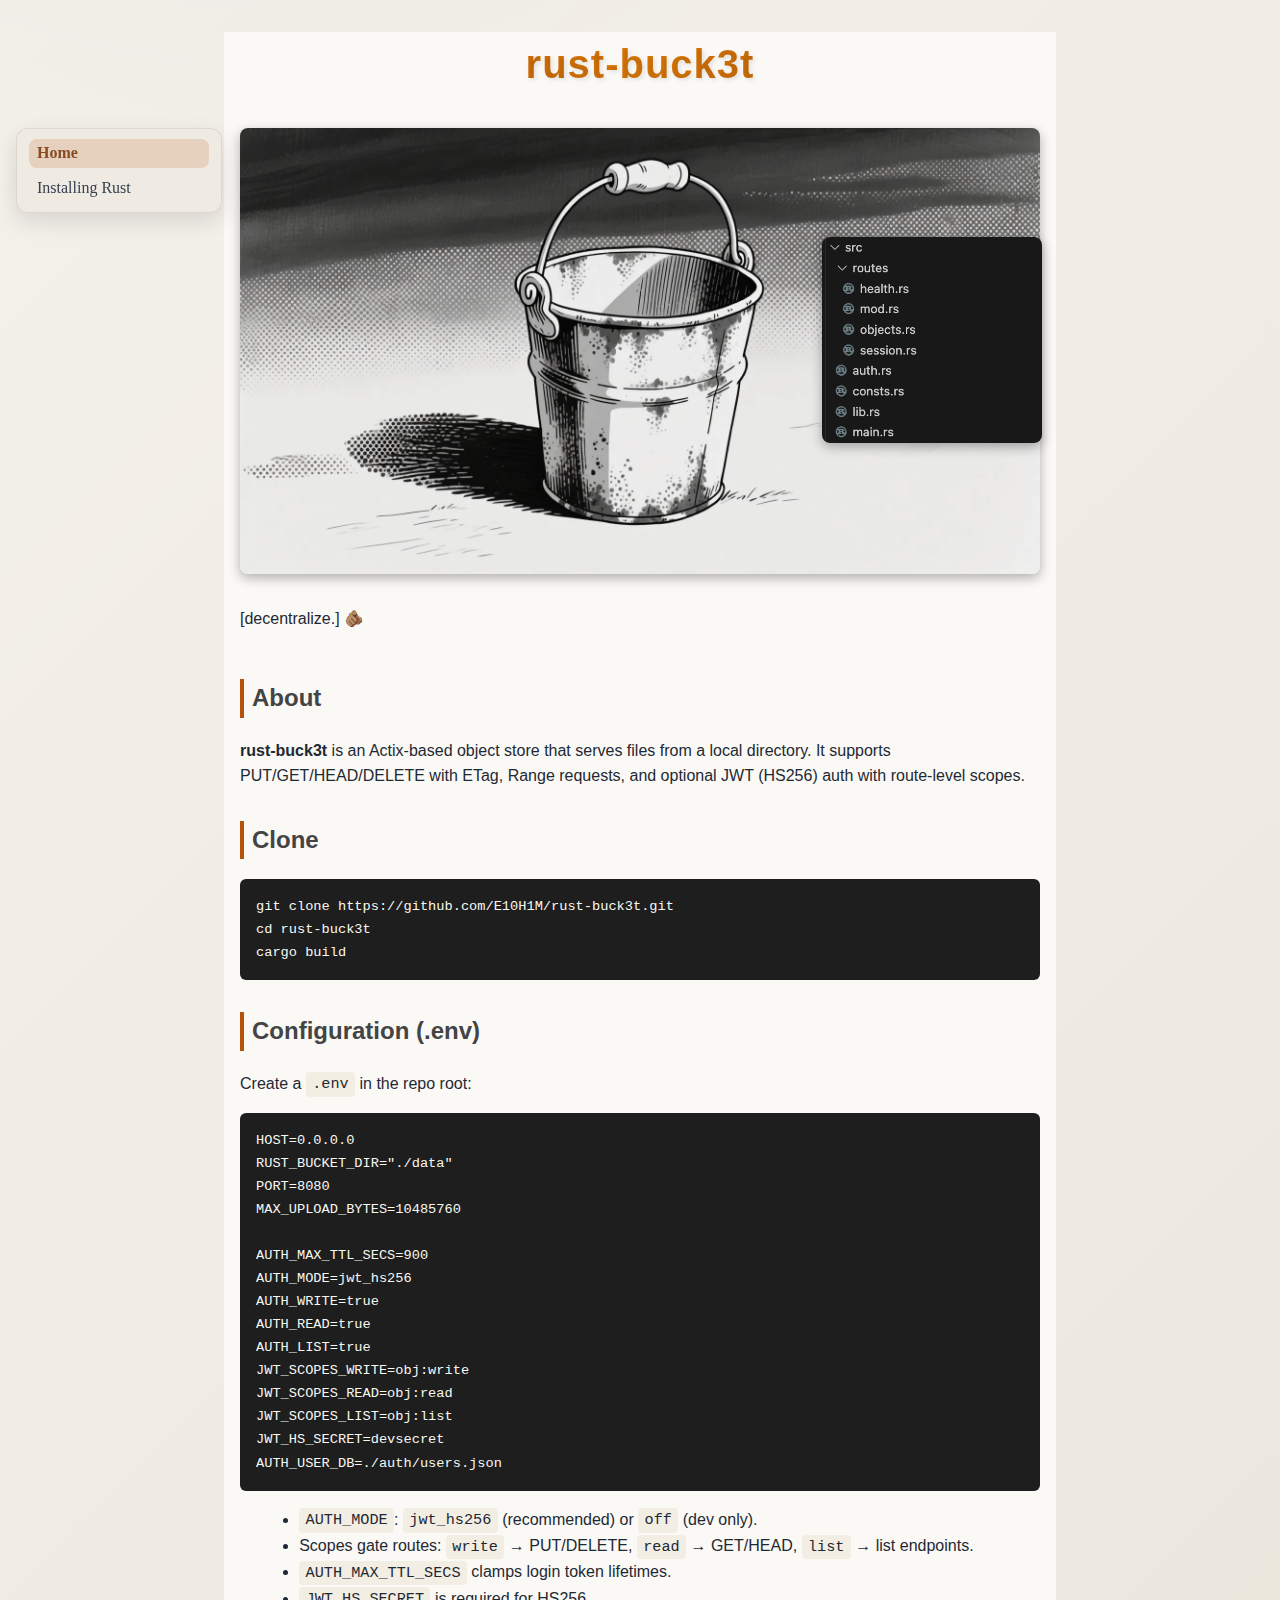
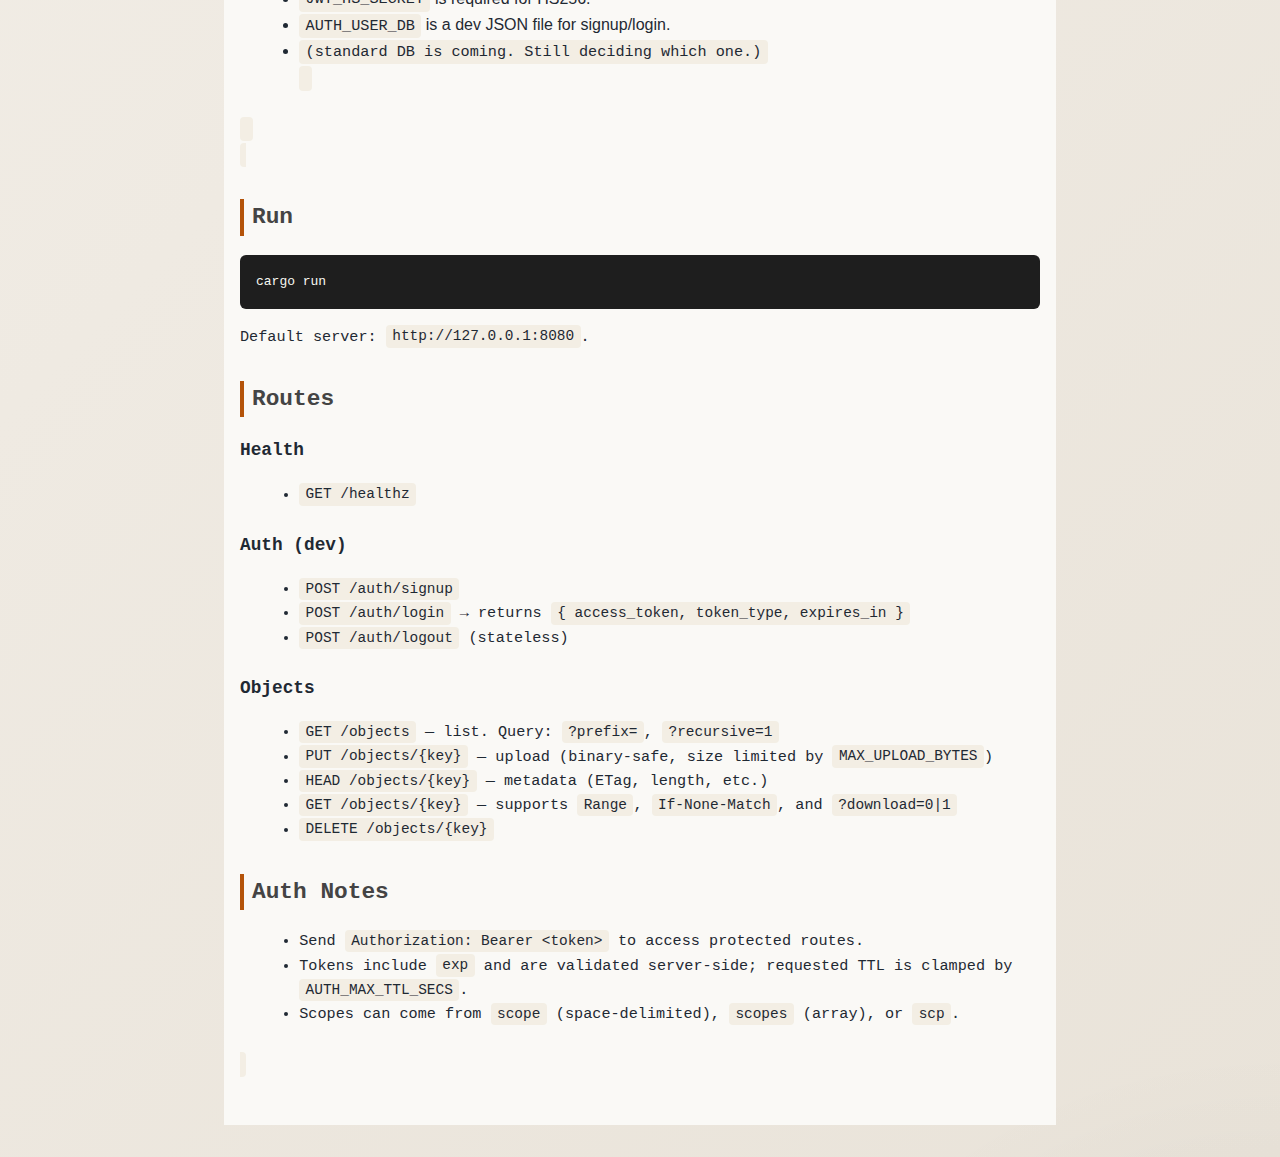
<file: docs/index.html>
<!DOCTYPE html>
<html lang="en">
<head>
  <meta charset="UTF-8">
  <meta name="viewport" content="width=device-width, initial-scale=1.0">
  <title>rust-buck3t-ui docs</title>
  <link rel="stylesheet" href="css/style.css"> 
</head>
<body>

  <nav id="sidebar">
    <a onclick="loadPage('pages/home.html')">Home</a>
    <a onclick="loadPage('pages/install-rust.html')">Installing Rust</a>
  </nav>

    
  <div id="docs">
    <h1>rust-buck3t</h1>


    <section id="features">
      <div class="feature-grid">
          <div class="feature">
              <a href="https://github.com/E10H1M/rust-buck3t" target="_blank" rel="noopener noreferrer">
                <img src="static/rusty_ol_bucket.webp" alt="logo">
              </a>
              <p>[decentralize.] 🫵🏽</p>
          </div>
          <div class="feature">
              <img src="static/src.png" alt="directory">
          </div>
      </div>
    </section>


    <div id="content">
      <!-- default load -->
      <p>Loading...</p>
    </div>
  </div>

<script>
  function loadPage(path) {
    fetch(path)
      .then(resp => resp.text())
      .then(html => {
        document.getElementById("content").innerHTML = html;

        // --- FEATURE TOGGLE ---
        const feature = document.querySelector(".feature:nth-child(2)");
        if (feature) {
          feature.classList.add("anim");
          if (path.includes("install-rust")) {
            feature.classList.add("move-left");
          } else {
            feature.classList.remove("move-left");
          }
          feature.addEventListener("transitionend", () => {
            feature.classList.remove("anim");
          }, { once: true });
        }

        // --- NAV ACTIVE STATE ---
        document.querySelectorAll("#sidebar a").forEach(link => {
          link.classList.remove("active");
          if (link.getAttribute("onclick").includes(path)) {
            link.classList.add("active");
          }
        });
      })
      .catch(err => {
        document.getElementById("content").innerHTML = "<p>Error loading page.</p>";
        console.error(err);
      });
  }

  // load Home by default *and* highlight Home link
  window.addEventListener("DOMContentLoaded", () => {
    loadPage("pages/home.html");
  });
</script>


</body>
</html>
</file>
<file: docs/css/style.css>
/* Page background */
body {
  background:
    radial-gradient(1200px 800px at 20% -10%, rgba(0,0,0,0.035), transparent 60%),
    radial-gradient(900px 700px at 100% 110%, rgba(0,0,0,0.05), transparent 55%),
    linear-gradient(135deg, #F4F1EB 0%, #EFEAE2 50%, #E9E3D9 100%);
}

/* ====== DOCS (unchanged) ================================================= */
#docs {
  font-family: "Segoe UI", Tahoma, sans-serif;
  line-height: 1.6;
  background: #FAF9F6;
  color: #1F2933;
  margin: 2rem auto;
  max-width: 800px;
  padding: 0 1rem 3rem 1rem;
}

#docs h1 {
  font-size: 2.5rem;
  font-weight: 800;
  text-align: center;
  background: linear-gradient(90deg, #B45309, #D97706, #B45309);
  background-clip: text;
  color: transparent;
  -webkit-background-clip: text;
  -webkit-text-fill-color: transparent;
  animation: shine 6s linear infinite;
  letter-spacing: 1px;
  text-shadow: 2px 2px 4px rgba(0,0,0,0.1);
  cursor: pointer;
}

@keyframes shine {
  0% { background-position: 0% 50%; }
  50% { background-position: 100% 50%; }
  100% { background-position: 0% 50%; }
}

#docs h1:hover {
  transform: scale(1.05);
  text-shadow: 3px 3px 10px rgba(180,83,9,0.6);
  transition: all 0.3s ease;
}

#docs h2 {
  color: #444;
  margin-top: 2rem;
  border-left: 4px solid #B45309;
  padding-left: 0.5rem;
}

#docs p { margin: 1rem 0; }
#docs ul { margin: 0.5rem 0 1.5rem 1.2rem; }

#docs code {
  background: #F3EEE4;
  padding: 0.2rem 0.4rem;
  border-radius: 4px;
  font-family: "Courier New", monospace;
  font-size: 0.95em;
}

#docs pre {
  background: #1e1e1e;
  color: #f8f8f2;
  padding: 1rem;
  border-radius: 6px;
  overflow-x: auto;
  font-family: "Courier New", monospace;
  font-size: 0.9em;
  margin: 1rem 0;
}

#docs pre code {
  background: none;
  padding: 0;
  color: inherit;
}

/* ====== SIDEBAR (outside #docs) ========================================= */
:root {
  --docs-max: 800px;  /* match #docs max-width */
  --sidebar-w: 180px;
  --sidebar-gap: 120px;
}

/* floating parchment panel */
#sidebar {
  position: fixed;
  top: 128px;
  left: max(
    16px,
    calc(50vw - (var(--docs-max) / 2 + var(--sidebar-gap) + var(--sidebar-w)))
  );
  width: var(--sidebar-w);
  display: flex;
  flex-direction: column;
  gap: .35rem;

  background: #EFEAE2;                     /* NEW: panel color */
  border: 1px solid rgba(0,0,0,.08);
  border-radius: 12px;
  padding: .6rem .75rem;                   /* uniform padding */
  box-shadow: 0 8px 24px rgba(0,0,0,.12);
  z-index: 10;
}

/* sidebar links */
#sidebar a {
  display: block;
  padding: .35rem .5rem;
  border-radius: 8px;
  text-decoration: none;
  color: #374151;                          /* darker for contrast on panel */
  white-space: nowrap;
}
#sidebar a:hover {
  background: rgba(180,83,9,.10);          /* rust tint */
  color: #B45309;
}
#sidebar a.active {
  background: rgba(180,83,9,.16);
  color: #8A4B21;
  font-weight: 600;
}

/* Collapse sidebar to a top bar on narrow viewports */
@media (max-width: 1200px) {
  #sidebar {
    position: static;
    width: auto;
    padding: 0.5rem 0 1rem;
    border: 0;
    border-radius: 0;
    background: transparent;
    box-shadow: none;
    flex-direction: row;
    gap: .75rem;
    justify-content: center;
  }
}






/* === Feature grid base === */
.feature-grid {
  display: grid;
  grid-template-columns: repeat(2, 1fr);
  gap: 2rem;
  margin: 2rem 0;
  justify-items: center;
  align-items: center;
  position: relative; /* anchor for absolute overlay at smaller breakpoints */
}

.feature img {
  width: 300px;
  border-radius: 8px;
  box-shadow: 0 4px 12px rgba(0,0,0,0.3);
  margin-bottom: 0.5rem;
}

/* Big left image (hero) */
.feature:first-child img {
  width: 800px;
  z-index: 1;
}

/* Small right image sits on top at desktop */
.feature:nth-child(2) {
  position: relative;
  left: -250px;
  top: -40px;
  z-index: 2;
}

/* Make the small (right) image noticeably smaller on desktop */
.feature:nth-child(2) img { width: 220px; }

/* Desktop slide effect (left-offset) when toggled */
.feature.move-left { left: -830px; top: -40px; }

/* Only animate when we explicitly add .anim (prevents resize-drift) */
.feature:nth-child(2).anim { transition: left .4s ease, right .4s ease; }

/* Respect reduced motion */
@media (prefers-reduced-motion: reduce) {
  .feature:nth-child(2).anim { transition: none; }
}

/* === Responsive === */
:root { --thumb: 200px; --gutter: 40px; }

/* ≤1200px: center hero, overlay small image; slide via RIGHT */
@media (max-width: 1200px) {
  .feature:first-child { grid-column: 1 / -1; }
  .feature:first-child img {
    width: min(700px, 100%);
    display: block;
    margin: 0 auto;
  }

  .feature:nth-child(2) {
    position: absolute;  /* overlay */
    top: 50%;
    right: var(--gutter); /* start on right */
    left: auto;
    transform: translateY(-50%);
  }
  .feature:nth-child(2) img { width: var(--thumb); }

  /* slide to LEFT side when toggled */
  .feature.move-left { right: calc(100% - var(--gutter) - var(--thumb)); left: auto; }
}

/* ≤900px: keep overlay, just scale down */
@media (max-width: 900px) {
  :root { --thumb: 160px; --gutter: 24px; }

  .feature:first-child img { width: min(560px, 100%); }

  .feature:nth-child(2) { right: var(--gutter); } /* stays overlaid & centered vertically from above */
  .feature:nth-child(2) img { width: var(--thumb); }

  .feature.move-left { right: calc(100% - var(--gutter) - var(--thumb)); }
}

/* ≤560px: hide the overlay thumb for clarity */
@media (max-width: 560px) {
  .feature:nth-child(2) { display: none !important; }
}
</file>
